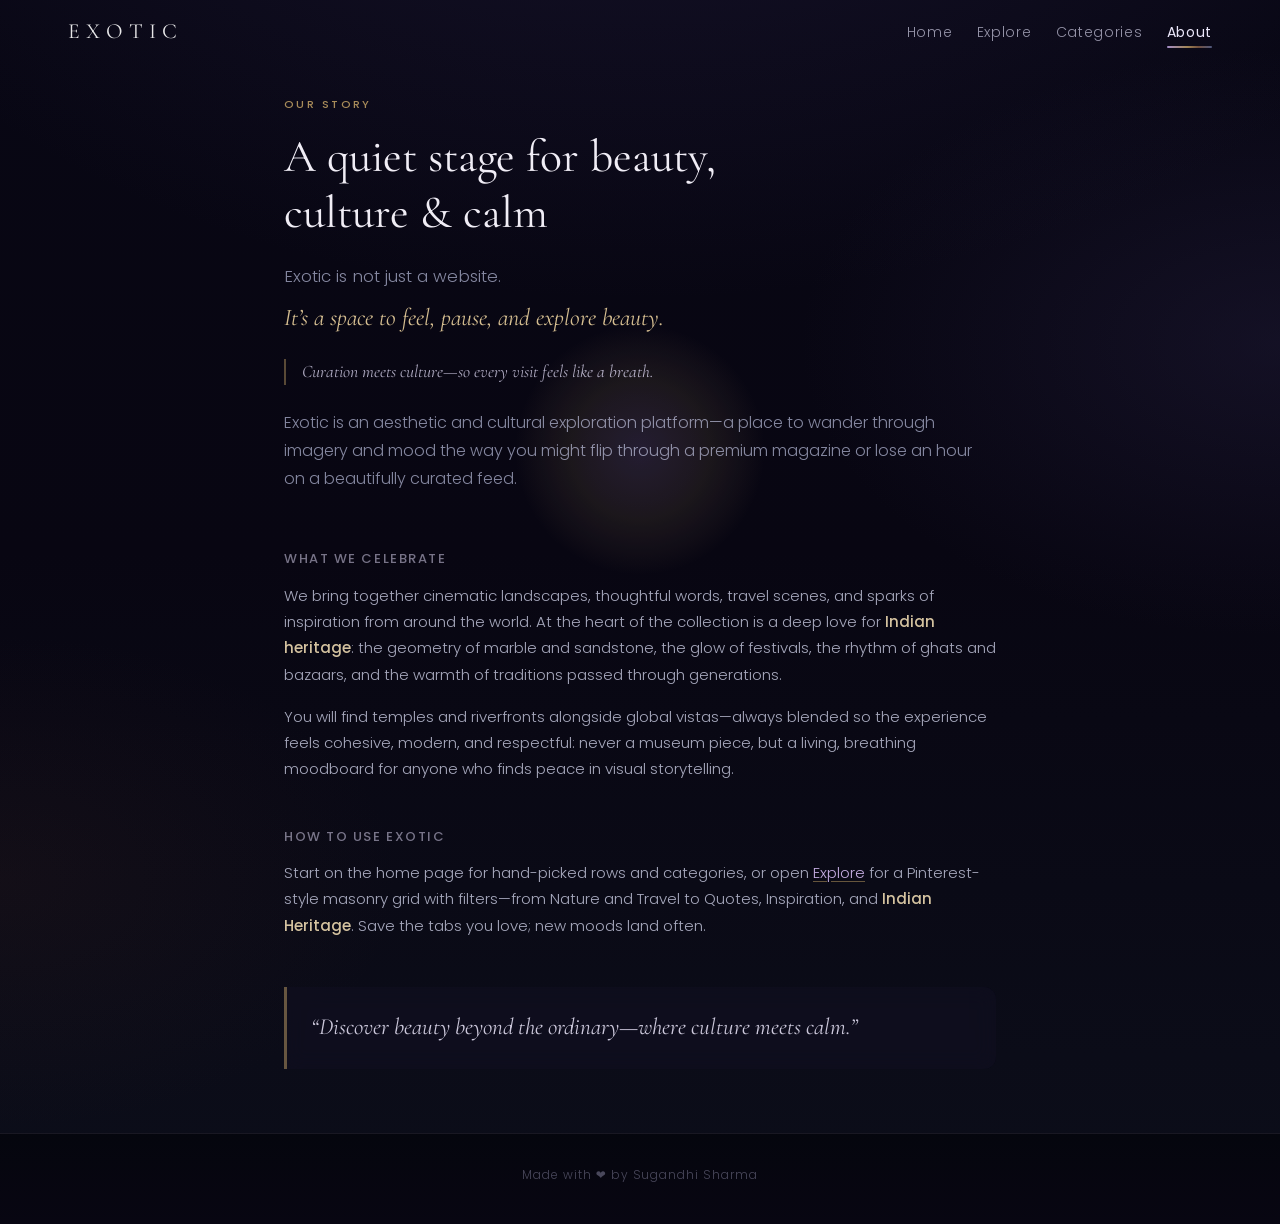
<file: about.html>
<!DOCTYPE html>
<html lang="en">
<head>
  <meta charset="UTF-8">
  <meta name="viewport" content="width=device-width, initial-scale=1.0">
  <title>About — Exotic</title>
  <link rel="preconnect" href="https://fonts.googleapis.com">
  <link rel="preconnect" href="https://fonts.gstatic.com" crossorigin>
  <link href="https://fonts.googleapis.com/css2?family=Cormorant+Garamond:ital,wght@0,300;0,400;1,300&family=Poppins:wght@200;300;400;500;600&display=swap" rel="stylesheet">
  <link rel="stylesheet" href="style.css">
</head>
<body class="page-about">
  <div class="cursor-glow" id="cursorGlow" aria-hidden="true"></div>
  <header class="site-header">
    <nav class="navbar" id="navbar">
      <a href="index.html" class="logo">Exotic</a>
      <ul class="nav-links">
        <li><a href="index.html">Home</a></li>
        <li><a href="explore.html">Explore</a></li>
        <li><a href="index.html#categories">Categories</a></li>
        <li><a href="about.html" aria-current="page">About</a></li>
      </ul>
    </nav>
  </header>

  <main class="about-main">
    <div class="about-hero reveal">
      <p class="about-eyebrow">Our story</p>
      <h1 class="about-title">A quiet stage for beauty,<br>culture &amp; calm</h1>
      <p class="about-lead about-lead--statement">
        Exotic is not just a website.<br>
        <span class="about-lead-accent">It&#8217;s a space to feel, pause, and explore beauty.</span>
      </p>
      <blockquote class="about-inline-quote">
        <p>Curation meets culture—so every visit feels like a breath.</p>
      </blockquote>
      <p class="about-lead">
        Exotic is an aesthetic and cultural exploration platform—a place to wander through
        imagery and mood the way you might flip through a premium magazine or lose an hour
        on a beautifully curated feed.
      </p>
    </div>

    <section class="about-block reveal">
      <h2 class="about-h2">What we celebrate</h2>
      <p class="about-p">
        We bring together cinematic landscapes, thoughtful words, travel scenes, and sparks of
        inspiration from around the world. At the heart of the collection is a deep love for
        <strong>Indian heritage</strong>: the geometry of marble and sandstone, the glow of
        festivals, the rhythm of ghats and bazaars, and the warmth of traditions passed through
        generations.
      </p>
      <p class="about-p">
        You will find temples and riverfronts alongside global vistas—always blended so the
        experience feels cohesive, modern, and respectful: never a museum piece, but a living,
        breathing moodboard for anyone who finds peace in visual storytelling.
      </p>
    </section>

    <section class="about-block reveal">
      <h2 class="about-h2">How to use Exotic</h2>
      <p class="about-p">
        Start on the home page for hand-picked rows and categories, or open <a href="explore.html">Explore</a>
        for a Pinterest-style masonry grid with filters—from Nature and Travel to Quotes,
        Inspiration, and <strong>Indian Heritage</strong>. Save the tabs you love; new moods
        land often.
      </p>
    </section>

    <section class="about-quote reveal" aria-label="Tagline">
      <blockquote class="about-blockquote">
        <p>“Discover beauty beyond the ordinary—where culture meets calm.”</p>
      </blockquote>
    </section>
  </main>

  <footer class="site-footer">
    <p class="footer-text">Made with ❤️ by Sugandhi Sharma</p>
  </footer>

  <script src="script.js"></script>
</body>
</html>
</file>
<file: style.css>
/* --- Reset & base --- */
*,
*::before,
*::after {
  box-sizing: border-box;
  margin: 0;
  padding: 0;
}

:root {
  --bg-deep: #080612;
  --bg-muted: #0c0e1a;
  --bg-card: rgba(18, 16, 38, 0.55);
  --glass: rgba(22, 18, 42, 0.45);
  --text-primary: rgba(238, 234, 248, 0.96);
  --text-muted: rgba(168, 172, 200, 0.78);
  --accent-purple: #c4b4e8;
  --accent-gold: #d4b06c;
  --accent-saffron: rgba(214, 132, 68, 0.45);
  --line-subtle: rgba(255, 255, 255, 0.07);
  --line-warm: rgba(212, 176, 108, 0.15);
  --glow-card: 0 16px 48px rgba(0, 0, 0, 0.52), 0 0 0 1px rgba(255, 255, 255, 0.06),
    0 0 36px rgba(120, 85, 160, 0.14), 0 0 48px rgba(200, 140, 70, 0.06);
  --glow-card-hover: 0 24px 64px rgba(0, 0, 0, 0.58), 0 0 0 1px rgba(220, 190, 120, 0.12),
    0 0 52px rgba(130, 100, 200, 0.28), 0 0 72px rgba(220, 160, 80, 0.12);
}

html {
  scroll-behavior: smooth;
}

body {
  font-family: "Poppins", system-ui, sans-serif;
  cursor: default;
  background: radial-gradient(
      ellipse 130% 90% at 50% -25%,
      rgba(52, 42, 88, 0.35) 0%,
      transparent 55%
    ),
    radial-gradient(ellipse 75% 48% at 100% 28%, rgba(45, 38, 75, 0.32) 0%, transparent 50%),
    radial-gradient(ellipse 65% 42% at 0% 72%, rgba(75, 42, 32, 0.14) 0%, transparent 48%),
    linear-gradient(180deg, #080714 0%, var(--bg-deep) 45%, var(--bg-muted) 100%);
  color: var(--text-primary);
  min-height: 100vh;
  overflow-x: hidden;
}

a {
  color: inherit;
  text-decoration: none;
}

ul {
  list-style: none;
}

main {
  display: block;
}

/* --- Navbar --- */
.site-header {
  position: fixed;
  top: 0;
  left: 0;
  right: 0;
  z-index: 100;
}

.navbar {
  display: flex;
  align-items: center;
  justify-content: space-between;
  max-width: 1200px;
  margin: 0 auto;
  padding: 1.15rem 1.75rem;
  background: transparent;
  transition: background 0.5s ease, box-shadow 0.5s ease, backdrop-filter 0.5s ease;
}

.navbar.scrolled {
  background: linear-gradient(
    180deg,
    rgba(8, 10, 24, 0.92) 0%,
    rgba(6, 8, 20, 0.88) 100%
  );
  backdrop-filter: blur(16px);
  -webkit-backdrop-filter: blur(16px);
  box-shadow: 0 4px 32px rgba(0, 0, 0, 0.45);
  border-bottom: 1px solid rgba(255, 255, 255, 0.04);
}

.logo {
  font-family: "Cormorant Garamond", Georgia, serif;
  font-weight: 400;
  font-size: 1.35rem;
  letter-spacing: 0.28em;
  text-transform: uppercase;
  color: rgba(255, 255, 255, 0.9);
  transition: color 0.4s ease, text-shadow 0.4s ease;
}

.logo:hover {
  color: rgba(245, 240, 255, 0.98);
  text-shadow: 0 0 24px rgba(160, 140, 210, 0.25);
}

.nav-links {
  display: flex;
  flex-wrap: wrap;
  gap: 0.5rem 1.5rem;
  align-items: center;
}

.nav-links a {
  font-weight: 300;
  font-size: 0.875rem;
  letter-spacing: 0.05em;
  color: rgba(200, 198, 220, 0.72);
  padding: 0.4rem 0;
  position: relative;
  transition: color 0.45s cubic-bezier(0.22, 1, 0.36, 1);
}

.nav-links a::after {
  content: "";
  position: absolute;
  left: 0;
  bottom: 0;
  width: 0;
  height: 2px;
  border-radius: 2px;
  background: linear-gradient(
    90deg,
    rgba(180, 155, 220, 0.9) 0%,
    rgba(212, 176, 108, 0.75) 45%,
    rgba(200, 140, 95, 0.55) 70%,
    rgba(150, 170, 230, 0.5) 100%
  );
  transition: width 0.45s cubic-bezier(0.22, 1, 0.36, 1);
}

.nav-links a:hover {
  color: rgba(255, 250, 245, 0.98);
  text-shadow: 0 0 28px rgba(212, 176, 108, 0.35), 0 0 48px rgba(180, 150, 220, 0.2);
}

.nav-links a:hover::after {
  width: 100%;
}

.nav-links a[aria-current="page"] {
  color: rgba(240, 236, 255, 0.98);
  font-weight: 400;
}

.nav-links a[aria-current="page"]::after {
  width: 100%;
  height: 2px;
  opacity: 1;
}

.nav-links a:focus-visible {
  outline: none;
  color: rgba(255, 255, 255, 0.95);
}

.nav-links a:focus-visible::after {
  width: 100%;
}

/* --- Hero --- */
.hero {
  position: relative;
  min-height: 100vh;
  min-height: 100dvh;
  display: flex;
  flex-direction: column;
  align-items: stretch;
  justify-content: flex-start;
}

.hero-video-wrap {
  position: absolute;
  inset: 0;
  overflow: hidden;
  z-index: 0;
}

.hero-gradient-fallback {
  position: absolute;
  inset: 0;
  z-index: 0;
  pointer-events: none;
  background: linear-gradient(
    145deg,
    #1a1228 0%,
    #0e1628 38%,
    #241018 100%
  );
  animation: heroFallbackShift 16s ease-in-out infinite alternate;
}

@keyframes heroFallbackShift {
  0% {
    filter: hue-rotate(0deg);
    opacity: 0.92;
  }
  100% {
    filter: hue-rotate(8deg);
    opacity: 1;
  }
}

.hero-video {
  position: absolute;
  top: 50%;
  left: 50%;
  min-width: 100%;
  min-height: 100%;
  width: auto;
  height: auto;
  transform: translate(-50%, -50%);
  object-fit: cover;
  z-index: 1;
  filter: brightness(0.4) saturate(0.88) sepia(0.08);
}

.hero-mesh {
  position: absolute;
  inset: 0;
  z-index: 2;
  pointer-events: none;
  opacity: 0.72;
  background: linear-gradient(
      115deg,
      rgba(200, 100, 55, 0.14) 0%,
      transparent 32%,
      rgba(110, 75, 160, 0.12) 48%,
      rgba(212, 165, 85, 0.1) 72%,
      transparent 100%
    ),
    radial-gradient(ellipse 100% 80% at 50% 100%, rgba(40, 20, 45, 0.35) 0%, transparent 55%);
  background-size: 220% 220%;
  animation: heroMeshDrift 22s ease-in-out infinite;
}

@keyframes heroMeshDrift {
  0%,
  100% {
    background-position: 0% 45%;
  }
  50% {
    background-position: 100% 55%;
  }
}

.hero-overlay {
  position: absolute;
  inset: 0;
  z-index: 3;
  background: linear-gradient(
      165deg,
      rgba(6, 5, 18, 0.91) 0%,
      rgba(14, 12, 32, 0.74) 32%,
      rgba(18, 10, 28, 0.55) 52%,
      rgba(8, 12, 30, 0.84) 100%
    ),
    radial-gradient(ellipse 85% 55% at 75% 18%, rgba(90, 60, 130, 0.16) 0%, transparent 52%),
    radial-gradient(ellipse 60% 45% at 15% 85%, rgba(120, 60, 40, 0.12) 0%, transparent 50%);
}

.hero-content {
  position: relative;
  z-index: 4;
  flex: 1;
  display: flex;
  flex-direction: column;
  align-items: center;
  justify-content: center;
  text-align: center;
  padding: 5.5rem 1.75rem 2.5rem;
  max-width: 720px;
  width: 100%;
  margin: 0 auto;
}

.hero-title {
  font-family: "Cormorant Garamond", Georgia, serif;
  font-size: clamp(2.75rem, 8vw, 4rem);
  font-weight: 300;
  font-style: normal;
  line-height: 1.12;
  letter-spacing: 0.22em;
  text-transform: uppercase;
  color: rgba(245, 242, 252, 0.94);
  margin-bottom: 1.35rem;
  text-shadow: 0 2px 28px rgba(0, 0, 0, 0.35);
}

.hero-subtitle {
  font-size: clamp(0.8125rem, 1.8vw, 0.95rem);
  font-weight: 300;
  line-height: 1.88;
  letter-spacing: 0.12em;
  text-transform: none;
  color: rgba(195, 192, 218, 0.76);
  max-width: 36ch;
}

.hero-tagline {
  font-family: "Cormorant Garamond", Georgia, serif;
  font-size: clamp(1rem, 2.4vw, 1.2rem);
  font-weight: 400;
  font-style: italic;
  letter-spacing: 0.06em;
  color: rgba(220, 200, 160, 0.72);
  margin-top: 1.5rem;
  line-height: 1.5;
}

.hero-tagline--secondary {
  margin-top: 0.35rem;
  font-size: clamp(0.95rem, 2vw, 1.1rem);
  color: rgba(190, 185, 215, 0.65);
}

.hero-cta {
  display: inline-flex;
  align-items: center;
  justify-content: center;
  margin-top: 2rem;
  padding: 0.9rem 2.15rem;
  font-family: "Poppins", sans-serif;
  font-size: 0.75rem;
  font-weight: 500;
  letter-spacing: 0.16em;
  text-transform: uppercase;
  color: rgba(255, 250, 242, 0.95);
  background: linear-gradient(
    135deg,
    rgba(200, 130, 70, 0.28) 0%,
    rgba(120, 90, 180, 0.22) 100%
  );
  border: 1px solid rgba(212, 176, 108, 0.42);
  border-radius: 999px;
  backdrop-filter: blur(14px);
  -webkit-backdrop-filter: blur(14px);
  box-shadow: 0 8px 32px rgba(0, 0, 0, 0.35), 0 0 24px rgba(200, 150, 80, 0.12);
  transition: transform 0.45s cubic-bezier(0.22, 1, 0.36, 1), box-shadow 0.45s ease,
    border-color 0.45s ease, background 0.45s ease;
}

.hero-cta:hover {
  transform: translateY(-2px) scale(1.02);
  border-color: rgba(235, 200, 130, 0.55);
  box-shadow: 0 14px 42px rgba(0, 0, 0, 0.42), 0 0 40px rgba(210, 160, 90, 0.18);
}

.hero-cta:focus-visible {
  outline: 2px solid rgba(200, 170, 120, 0.55);
  outline-offset: 3px;
}

.hero-line-in {
  opacity: 0;
  transform: translateY(26px);
}

.hero--ready .hero-line-in {
  animation: heroLineIn 1s cubic-bezier(0.22, 1, 0.36, 1) forwards;
  animation-delay: calc(0.12s + var(--hero-d) * 0.1s);
}

@keyframes heroLineIn {
  to {
    opacity: 1;
    transform: translateY(0);
  }
}

.hero-scroll-hint {
  display: flex;
  flex-direction: column;
  align-items: center;
  gap: 0.35rem;
  margin-top: 2.75rem;
  color: rgba(210, 195, 230, 0.55);
  font-size: 0.65rem;
  letter-spacing: 0.22em;
  text-transform: uppercase;
  transition: color 0.4s ease;
}

.hero-scroll-hint:hover {
  color: rgba(235, 210, 170, 0.85);
}

.hero-scroll-hint:hover .hero-scroll-hint__arrow {
  transform: rotate(45deg) translateY(4px);
}

.hero-scroll-hint__arrow {
  width: 22px;
  height: 22px;
  border-right: 2px solid rgba(212, 176, 108, 0.55);
  border-bottom: 2px solid rgba(212, 176, 108, 0.55);
  transform: rotate(45deg);
  margin-top: 0.15rem;
  animation: scrollHintFloat 2.4s ease-in-out infinite;
  transition: border-color 0.35s ease;
}

@keyframes scrollHintFloat {
  0%,
  100% {
    transform: rotate(45deg) translateY(0);
    opacity: 0.75;
  }
  50% {
    transform: rotate(45deg) translateY(7px);
    opacity: 1;
  }
}

/* --- Cursor glow (fine pointer only) --- */
.cursor-glow {
  position: fixed;
  left: 0;
  top: 0;
  width: 260px;
  height: 260px;
  margin: -130px 0 0 -130px;
  border-radius: 50%;
  pointer-events: none;
  z-index: 80;
  background: radial-gradient(
    circle,
    rgba(200, 160, 230, 0.16) 0%,
    rgba(220, 175, 110, 0.1) 38%,
    transparent 68%
  );
  mix-blend-mode: screen;
  opacity: 0.9;
  will-change: left, top;
}

@media (pointer: coarse) {
  .cursor-glow {
    display: none !important;
  }
}

/* --- Name (hero bottom) --- */
.name-footer {
  position: relative;
  z-index: 4;
  width: 100%;
  padding: 1rem 1rem 2.25rem;
  text-align: center;
  margin-top: auto;
}

.creator-name {
  font-family: "Cormorant Garamond", Georgia, serif;
  font-size: clamp(0.95rem, 2.2vw, 1.125rem);
  font-weight: 300;
  font-style: italic;
  letter-spacing: 0.42em;
  text-transform: none;
  color: transparent;
  background: linear-gradient(
    105deg,
    rgba(195, 175, 210, 0.5) 0%,
    rgba(230, 205, 150, 0.65) 40%,
    rgba(210, 195, 230, 0.7) 100%
  );
  -webkit-background-clip: text;
  background-clip: text;
  filter: drop-shadow(0 0 12px rgba(140, 130, 170, 0.22));
  animation: nameSoft 8s ease-in-out infinite;
}

@keyframes nameSoft {
  0%,
  100% {
    opacity: 0.82;
    filter: drop-shadow(0 0 10px rgba(130, 120, 160, 0.18));
  }
  50% {
    opacity: 0.95;
    filter: drop-shadow(0 0 16px rgba(150, 140, 180, 0.28));
  }
}

/* --- Home sections --- */
.home-section {
  position: relative;
  z-index: 3;
}

#categories,
#mood-journey,
#roots-india,
#daily-highlight,
#section-trending,
#section-spiritual,
#section-featured {
  scroll-margin-top: 5.5rem;
}

.section-inner {
  max-width: 1200px;
  margin: 0 auto;
  padding: 0 1.25rem 0 1.75rem;
}

.section-head {
  margin-bottom: 1.75rem;
  max-width: 40rem;
}

.section-title {
  font-family: "Poppins", sans-serif;
  font-size: 0.8125rem;
  font-weight: 500;
  letter-spacing: 0.14em;
  text-transform: uppercase;
  color: rgba(190, 185, 215, 0.58);
  margin-bottom: 0.45rem;
}

.section-lead {
  font-size: 0.9375rem;
  font-weight: 300;
  line-height: 1.7;
  letter-spacing: 0.02em;
  color: var(--text-muted);
}

/* --- Trending (Netflix-style row) --- */
.trending {
  background: linear-gradient(180deg, rgba(7, 8, 18, 0.98) 0%, rgba(8, 10, 22, 0.95) 100%);
  padding: 5.25rem 0 4.5rem;
  border-top: 1px solid var(--line-subtle);
}

.home-trending-in {
  padding: 4rem 0 3.75rem;
  background: linear-gradient(
      180deg,
      rgba(14, 10, 26, 0.55) 0%,
      rgba(10, 8, 22, 0.92) 100%
    ),
    radial-gradient(ellipse 80% 50% at 80% 30%, rgba(120, 70, 40, 0.08) 0%, transparent 55%);
  border-top: 1px solid var(--line-subtle);
}

.home-spiritual {
  padding: 4rem 0 3.75rem;
  background: linear-gradient(180deg, rgba(8, 10, 24, 0.92) 0%, rgba(12, 14, 30, 0.88) 100%);
  border-top: 1px solid var(--line-warm);
}

/* --- Mood journey --- */
.home-mood-journey {
  padding: 4.5rem 0 4rem;
  background: linear-gradient(180deg, rgba(10, 11, 24, 0.97) 0%, rgba(8, 9, 20, 0.96) 100%);
  border-top: 1px solid var(--line-subtle);
}

.mood-buttons {
  display: flex;
  flex-wrap: wrap;
  gap: 0.75rem;
  justify-content: center;
}

.mood-btn {
  font-family: "Poppins", sans-serif;
  font-size: 0.8125rem;
  font-weight: 400;
  letter-spacing: 0.06em;
  color: rgba(235, 230, 250, 0.9);
  padding: 0.75rem 1.35rem;
  border-radius: 999px;
  border: 1px solid rgba(255, 255, 255, 0.1);
  background: linear-gradient(145deg, rgba(32, 28, 52, 0.78) 0%, rgba(20, 18, 40, 0.62) 100%);
  backdrop-filter: blur(14px);
  -webkit-backdrop-filter: blur(14px);
  cursor: pointer;
  transition: transform 0.4s cubic-bezier(0.22, 1, 0.36, 1), box-shadow 0.4s ease,
    border-color 0.4s ease, color 0.4s ease;
}

.mood-btn:hover {
  transform: scale(1.06) translateY(-2px);
  border-color: rgba(212, 176, 108, 0.45);
  box-shadow: 0 12px 40px rgba(0, 0, 0, 0.4), 0 0 36px rgba(200, 150, 90, 0.2);
  color: #fff;
}

.mood-btn:focus-visible {
  outline: 2px solid rgba(200, 170, 120, 0.55);
  outline-offset: 3px;
}

.mood-emoji {
  margin-left: 0.25rem;
}

/* --- Roots of India --- */
.home-roots-india {
  padding: 4.75rem 0 4.25rem;
  background: linear-gradient(
      180deg,
      rgba(18, 12, 28, 0.55) 0%,
      rgba(28, 18, 22, 0.18) 35%,
      rgba(10, 10, 22, 0.95) 100%
    ),
    radial-gradient(ellipse 90% 60% at 50% 0%, rgba(120, 70, 40, 0.12) 0%, transparent 55%);
  border-top: 1px solid rgba(212, 176, 108, 0.12);
}

.roots-head {
  text-align: center;
  max-width: 38rem;
  margin: 0 auto 2.25rem;
}

.roots-head .section-title {
  color: rgba(230, 210, 175, 0.88);
}

.roots-tagline {
  font-family: "Cormorant Garamond", Georgia, serif;
  font-size: clamp(1.25rem, 3vw, 1.65rem);
  font-style: italic;
  font-weight: 400;
  color: rgba(238, 215, 165, 0.92);
  margin: 0.5rem 0 0.75rem;
  letter-spacing: 0.04em;
}

.roots-grid {
  display: grid;
  grid-template-columns: repeat(3, 1fr);
  gap: 1rem;
}

.roots-card {
  position: relative;
  display: block;
  border-radius: 14px;
  overflow: hidden;
  aspect-ratio: 1;
  box-shadow: var(--glow-card);
  border: 1px solid rgba(212, 176, 108, 0.15);
  transition: transform 0.45s ease, box-shadow 0.45s ease;
}

.roots-card:hover {
  transform: scale(1.03) translateY(-4px);
  box-shadow: var(--glow-card-hover);
}

.roots-card img {
  width: 100%;
  height: 100%;
  object-fit: cover;
  transform: scale(1);
  transition: transform 0.55s ease;
}

.roots-card:hover img {
  transform: scale(1.06);
}

.roots-card__cap {
  position: absolute;
  left: 0;
  right: 0;
  bottom: 0;
  padding: 0.85rem 1rem;
  font-size: 0.75rem;
  font-weight: 500;
  letter-spacing: 0.08em;
  text-transform: uppercase;
  color: rgba(255, 252, 248, 0.95);
  background: linear-gradient(to top, rgba(12, 8, 20, 0.88), transparent);
}

/* --- Daily highlight --- */
.home-daily-highlight {
  padding: 4.5rem 0 4rem;
  border-top: 1px solid var(--line-subtle);
  background: linear-gradient(180deg, rgba(8, 9, 20, 0.98) 0%, rgba(12, 14, 28, 0.92) 100%);
}

.highlight-card {
  display: block;
  border-radius: 18px;
  overflow: hidden;
  box-shadow: var(--glow-card-hover);
  border: 1px solid rgba(212, 176, 108, 0.18);
  transition: transform 0.45s ease, box-shadow 0.45s ease;
}

.highlight-card:hover {
  transform: scale(1.01);
  box-shadow: 0 28px 72px rgba(0, 0, 0, 0.55), 0 0 60px rgba(200, 150, 80, 0.15);
}

.highlight-card__media {
  position: relative;
  aspect-ratio: 21 / 9;
  min-height: 220px;
}

.highlight-card__media img {
  width: 100%;
  height: 100%;
  object-fit: cover;
  transition: transform 0.75s ease;
}

.highlight-card:hover .highlight-card__media img {
  transform: scale(1.04);
}

.highlight-card__veil {
  position: absolute;
  inset: 0;
  background: linear-gradient(
    105deg,
    rgba(8, 6, 18, 0.75) 0%,
    rgba(20, 15, 35, 0.35) 45%,
    rgba(50, 35, 28, 0.25) 100%
  );
  pointer-events: none;
}

.highlight-card__overlay {
  position: absolute;
  inset: 0;
  display: flex;
  flex-direction: column;
  justify-content: flex-end;
  padding: 2rem 2rem 2.25rem;
}

.highlight-card__eyebrow {
  font-size: 0.65rem;
  font-weight: 500;
  letter-spacing: 0.18em;
  text-transform: uppercase;
  color: rgba(230, 200, 150, 0.85);
  margin-bottom: 0.45rem;
}

.highlight-card__title {
  font-family: "Cormorant Garamond", Georgia, serif;
  font-size: clamp(1.65rem, 4vw, 2.5rem);
  font-weight: 400;
  color: rgba(255, 252, 250, 0.98);
  line-height: 1.15;
  margin-bottom: 0.5rem;
  max-width: 18ch;
}

.highlight-card__desc {
  font-size: 0.9375rem;
  font-weight: 300;
  line-height: 1.55;
  color: rgba(220, 215, 235, 0.82);
  max-width: 36ch;
}

.netflix-row-head {
  display: flex;
  flex-wrap: wrap;
  align-items: flex-end;
  justify-content: space-between;
  gap: 1rem 1.5rem;
  margin-bottom: 1.25rem;
}

.section-head--row {
  margin-bottom: 0;
  flex: 1;
  min-width: 12rem;
}

.netflix-row-controls {
  display: flex;
  gap: 0.5rem;
  flex-shrink: 0;
}

.row-scroll-btn {
  width: 42px;
  height: 42px;
  display: inline-flex;
  align-items: center;
  justify-content: center;
  border-radius: 50%;
  border: 1px solid rgba(255, 255, 255, 0.12);
  background: linear-gradient(
    145deg,
    rgba(28, 24, 48, 0.75) 0%,
    rgba(20, 18, 40, 0.55) 100%
  );
  backdrop-filter: blur(12px);
  -webkit-backdrop-filter: blur(12px);
  color: rgba(238, 234, 250, 0.9);
  font-size: 1.35rem;
  line-height: 1;
  cursor: pointer;
  transition: color 0.35s ease, border-color 0.35s ease, transform 0.35s ease,
    box-shadow 0.35s ease, background 0.35s ease;
}

.row-scroll-btn:hover {
  color: #fff;
  border-color: rgba(212, 176, 108, 0.45);
  background: rgba(40, 34, 62, 0.85);
  box-shadow: 0 0 24px rgba(180, 130, 80, 0.15);
  transform: scale(1.05);
}

.row-scroll-btn:focus-visible {
  outline: 2px solid rgba(200, 170, 120, 0.5);
  outline-offset: 2px;
}

.netflix-row-track {
  position: relative;
}

.netflix-row-track .card-row {
  width: 100%;
}

.home-categories {
  padding: 5.5rem 0 5rem;
  background: linear-gradient(180deg, rgba(6, 8, 18, 0.5) 0%, rgba(10, 12, 26, 0.85) 100%);
  border-top: 1px solid var(--line-subtle);
}

.home-featured {
  padding: 5.5rem 0 6rem;
  background: linear-gradient(180deg, rgba(8, 10, 24, 0.92) 0%, rgba(5, 6, 14, 0.98) 100%);
  border-top: 1px solid var(--line-subtle);
}

/* Scroll reveal */
.reveal {
  opacity: 0;
  transform: translateY(32px);
  transition: opacity 0.9s cubic-bezier(0.22, 1, 0.36, 1),
    transform 0.9s cubic-bezier(0.22, 1, 0.36, 1);
}

.reveal.reveal--visible {
  opacity: 1;
  transform: translateY(0);
}

.card-row {
  display: flex;
  gap: 0.875rem;
  overflow-x: auto;
  overflow-y: hidden;
  padding: 0.25rem 0 1rem;
  scroll-snap-type: x mandatory;
  scroll-padding-left: 0;
  scroll-behavior: smooth;
  -webkit-overflow-scrolling: touch;
  scrollbar-width: thin;
  scrollbar-color: rgba(100, 95, 120, 0.35) transparent;
}

.card-row::-webkit-scrollbar {
  height: 6px;
}

.card-row::-webkit-scrollbar-track {
  background: rgba(255, 255, 255, 0.03);
  border-radius: 4px;
}

.card-row::-webkit-scrollbar-thumb {
  background: rgba(100, 95, 120, 0.4);
  border-radius: 4px;
}

.card {
  flex: 0 0 auto;
  width: min(200px, 72vw);
  scroll-snap-align: start;
}

.card-link {
  display: block;
  border-radius: 12px;
  overflow: hidden;
  background: linear-gradient(
    165deg,
    rgba(26, 22, 48, 0.72) 0%,
    rgba(16, 18, 40, 0.58) 100%
  );
  backdrop-filter: blur(16px);
  -webkit-backdrop-filter: blur(16px);
  border: 1px solid rgba(255, 255, 255, 0.07);
  box-shadow: var(--glow-card);
  transition: box-shadow 0.45s cubic-bezier(0.22, 1, 0.36, 1),
    transform 0.45s cubic-bezier(0.22, 1, 0.36, 1), border-color 0.45s ease;
}

.card-link:hover {
  box-shadow: var(--glow-card-hover);
  transform: translateY(-6px) scale(1.045);
  border-color: rgba(212, 176, 108, 0.22);
}

.card-link:focus-visible {
  outline: 1px solid rgba(160, 150, 190, 0.45);
  outline-offset: 3px;
}

.card-image-wrap {
  position: relative;
  aspect-ratio: 16 / 9;
  overflow: hidden;
  border-radius: 12px 12px 0 0;
}

.card-image-wrap img {
  width: 100%;
  height: 100%;
  object-fit: cover;
  display: block;
  transform: scale(1);
  transition: transform 0.5s cubic-bezier(0.25, 0.46, 0.45, 0.94);
}

.card-image-wrap[data-quote]::before {
  content: "";
  position: absolute;
  inset: 0;
  background: linear-gradient(
    to top,
    rgba(8, 6, 18, 0.88) 0%,
    rgba(30, 22, 40, 0.35) 55%,
    transparent 100%
  );
  opacity: 0;
  transition: opacity 0.45s ease;
  z-index: 1;
  pointer-events: none;
}

.card-image-wrap[data-quote]::after {
  content: '"' attr(data-quote) '"';
  position: absolute;
  left: 0.85rem;
  right: 0.85rem;
  bottom: 0.75rem;
  z-index: 2;
  font-family: "Cormorant Garamond", Georgia, serif;
  font-size: 0.9rem;
  font-style: italic;
  line-height: 1.35;
  color: rgba(250, 240, 230, 0.95);
  opacity: 0;
  transform: translateY(8px);
  transition: opacity 0.45s ease, transform 0.45s ease;
  pointer-events: none;
}

.card-link:hover .card-image-wrap[data-quote]::before,
.card-link:hover .card-image-wrap[data-quote]::after {
  opacity: 1;
}

.card-link:hover .card-image-wrap[data-quote]::after {
  transform: translateY(0);
}

.card-link:hover .card-image-wrap img {
  transform: scale(1.06);
}

.card-title {
  font-family: "Poppins", sans-serif;
  font-size: 0.8125rem;
  font-weight: 400;
  letter-spacing: 0.04em;
  color: rgba(215, 210, 235, 0.88);
  padding: 0.75rem 0.85rem 0.95rem;
  line-height: 1.45;
}

/* --- Category grid --- */
.category-grid {
  display: grid;
  grid-template-columns: repeat(4, 1fr);
  gap: 1rem;
}

.category-grid--five {
  grid-template-columns: repeat(4, 1fr);
}

.category-card--heritage {
  border: 1px solid rgba(212, 176, 108, 0.22);
  box-shadow: 0 12px 40px rgba(0, 0, 0, 0.45), 0 0 32px rgba(200, 140, 70, 0.1);
}

.category-card {
  position: relative;
  display: block;
  border-radius: 14px;
  overflow: hidden;
  aspect-ratio: 4 / 3;
  box-shadow: var(--glow-card);
  backdrop-filter: blur(8px);
  -webkit-backdrop-filter: blur(8px);
  border: 1px solid rgba(255, 255, 255, 0.06);
  transition: box-shadow 0.45s ease, transform 0.45s ease, border-color 0.45s ease;
}

.category-card:hover {
  box-shadow: var(--glow-card-hover);
  transform: translateY(-4px) scale(1.02);
  border-color: rgba(212, 176, 108, 0.25);
}

.category-card img {
  width: 100%;
  height: 100%;
  object-fit: cover;
  transform: scale(1);
  transition: transform 0.55s cubic-bezier(0.22, 1, 0.36, 1);
}

.category-card:hover img {
  transform: scale(1.07);
}

.category-card-overlay {
  position: absolute;
  inset: 0;
  background: linear-gradient(
    to top,
    rgba(6, 8, 20, 0.82) 0%,
    rgba(12, 14, 35, 0.25) 50%,
    rgba(20, 18, 40, 0.2) 100%
  );
  transition: opacity 0.45s ease;
}

.category-card-label {
  position: absolute;
  left: 1rem;
  bottom: 1rem;
  font-family: "Poppins", sans-serif;
  font-size: 0.8125rem;
  font-weight: 500;
  letter-spacing: 0.12em;
  text-transform: uppercase;
  color: rgba(248, 245, 255, 0.95);
  text-shadow: 0 2px 16px rgba(0, 0, 0, 0.45);
}

.category-card:focus-visible {
  outline: 2px solid rgba(160, 150, 190, 0.45);
  outline-offset: 3px;
}

/* --- Featured picks --- */
.featured-grid {
  display: grid;
  grid-template-columns: repeat(2, 1fr);
  gap: 1.25rem;
}

.featured-grid--three {
  grid-template-columns: repeat(2, 1fr);
}

.featured-card-link {
  display: block;
  border-radius: 16px;
  overflow: hidden;
  box-shadow: var(--glow-card);
  border: 1px solid rgba(255, 255, 255, 0.06);
  backdrop-filter: blur(12px);
  -webkit-backdrop-filter: blur(12px);
  transition: box-shadow 0.45s ease, transform 0.45s ease, border-color 0.45s ease;
}

.featured-card-link:hover {
  box-shadow: var(--glow-card-hover);
  transform: translateY(-5px) scale(1.015);
  border-color: rgba(212, 176, 108, 0.2);
}

.featured-card-image-wrap {
  position: relative;
  aspect-ratio: 16 / 9;
  overflow: hidden;
}

.featured-card-image-wrap img {
  width: 100%;
  height: 100%;
  object-fit: cover;
  transform: scale(1);
  transition: transform 0.65s cubic-bezier(0.22, 1, 0.36, 1);
}

.featured-card-link:hover .featured-card-image-wrap img {
  transform: scale(1.05);
}

.featured-card-caption {
  position: absolute;
  inset: 0;
  display: flex;
  flex-direction: column;
  justify-content: flex-end;
  padding: 1.5rem 1.75rem 1.75rem;
  background: linear-gradient(
    to top,
    rgba(4, 6, 16, 0.92) 0%,
    rgba(10, 12, 28, 0.35) 55%,
    transparent 100%
  );
}

.featured-card-eyebrow {
  font-size: 0.65rem;
  font-weight: 500;
  letter-spacing: 0.16em;
  text-transform: uppercase;
  color: rgba(200, 185, 230, 0.75);
  margin-bottom: 0.4rem;
}

.featured-card-title {
  font-family: "Cormorant Garamond", Georgia, serif;
  font-size: clamp(1.5rem, 3vw, 2rem);
  font-weight: 400;
  color: rgba(252, 250, 255, 0.98);
  line-height: 1.2;
  margin-bottom: 0.35rem;
}

.featured-card-desc {
  font-size: 0.875rem;
  font-weight: 300;
  line-height: 1.5;
  color: rgba(200, 198, 220, 0.82);
  max-width: 28ch;
}

.featured-card-link:focus-visible {
  outline: 2px solid rgba(160, 150, 190, 0.45);
  outline-offset: 3px;
}

/* --- Site footer --- */
.site-footer {
  padding: 2rem 1rem 2.5rem;
  text-align: center;
  background: linear-gradient(180deg, rgba(5, 6, 14, 0.98) 0%, var(--bg-deep) 100%);
  border-top: 1px solid var(--line-subtle);
}

.footer-text {
  font-size: 0.75rem;
  font-weight: 300;
  letter-spacing: 0.08em;
  color: rgba(130, 128, 155, 0.55);
  transition: color 0.4s ease, text-shadow 0.4s ease;
}

.site-footer:hover .footer-text {
  color: rgba(200, 190, 225, 0.75);
  text-shadow: 0 0 24px rgba(212, 176, 108, 0.25), 0 0 48px rgba(150, 130, 200, 0.15);
}

/* --- About page --- */
.about-main {
  padding: 6rem 1.5rem 3rem;
  max-width: 760px;
  margin: 0 auto;
}

.about-hero {
  margin-bottom: 3.5rem;
}

.about-eyebrow {
  font-size: 0.6875rem;
  font-weight: 500;
  letter-spacing: 0.22em;
  text-transform: uppercase;
  color: rgba(212, 176, 108, 0.78);
  margin-bottom: 1rem;
}

.about-title {
  font-family: "Cormorant Garamond", Georgia, serif;
  font-size: clamp(2rem, 5vw, 2.85rem);
  font-weight: 400;
  line-height: 1.22;
  color: rgba(250, 247, 255, 0.96);
  margin-bottom: 1.35rem;
}

.about-lead {
  font-size: 1rem;
  font-weight: 300;
  line-height: 1.75;
  color: var(--text-muted);
}

.about-block {
  margin-bottom: 2.75rem;
}

.about-h2 {
  font-family: "Poppins", sans-serif;
  font-size: 0.8125rem;
  font-weight: 500;
  letter-spacing: 0.12em;
  text-transform: uppercase;
  color: rgba(200, 195, 220, 0.58);
  margin-bottom: 0.85rem;
}

.about-p {
  font-size: 0.9375rem;
  font-weight: 300;
  line-height: 1.75;
  color: rgba(200, 202, 225, 0.82);
  margin-bottom: 1rem;
}

.about-p strong {
  font-weight: 500;
  color: rgba(235, 215, 175, 0.9);
}

.about-p a {
  color: rgba(210, 185, 240, 0.92);
  text-decoration: underline;
  text-decoration-color: rgba(212, 176, 108, 0.45);
  text-underline-offset: 3px;
  transition: color 0.3s ease;
}

.about-p a:hover {
  color: rgba(238, 225, 255, 0.98);
}

.about-quote {
  margin: 3rem 0 1rem;
}

.about-blockquote {
  margin: 0;
  padding: 1.5rem 1.25rem 1.5rem 1.5rem;
  border-left: 3px solid rgba(212, 176, 108, 0.45);
  background: rgba(18, 16, 36, 0.45);
  backdrop-filter: blur(10px);
  -webkit-backdrop-filter: blur(10px);
  border-radius: 0 12px 12px 0;
}

.about-blockquote p {
  font-family: "Cormorant Garamond", Georgia, serif;
  font-size: clamp(1.2rem, 3vw, 1.45rem);
  font-style: italic;
  font-weight: 400;
  line-height: 1.45;
  color: rgba(230, 225, 245, 0.88);
}

.about-lead--statement {
  font-size: 1.05rem;
  line-height: 1.75;
  margin-bottom: 1.25rem;
}

.about-lead-accent {
  display: inline-block;
  margin-top: 0.35rem;
  font-family: "Cormorant Garamond", Georgia, serif;
  font-size: clamp(1.2rem, 3.2vw, 1.5rem);
  font-style: italic;
  font-weight: 400;
  color: rgba(230, 205, 155, 0.92);
}

.about-inline-quote {
  margin: 0 0 1.5rem;
  padding: 0 0 0 1rem;
  border-left: 2px solid rgba(212, 176, 108, 0.4);
}

.about-inline-quote p {
  font-family: "Cormorant Garamond", Georgia, serif;
  font-size: 1.1rem;
  font-style: italic;
  color: rgba(210, 205, 230, 0.82);
  line-height: 1.5;
}

/* --- Explore page (Pinterest-style) --- */
.page-explore-main {
  padding-top: 5.25rem;
  padding-bottom: 3rem;
  min-height: 100vh;
  min-height: 100dvh;
}

.explore-page-lead {
  text-align: center;
  font-size: 0.9375rem;
  font-weight: 300;
  line-height: 1.65;
  color: var(--text-muted);
  max-width: 34rem;
  margin: -1rem auto 2.25rem;
}

.explore-wrap {
  max-width: 1200px;
  margin: 0 auto;
  padding: 0 1.25rem 0 1.75rem;
}

.explore-page-title {
  font-family: "Cormorant Garamond", Georgia, serif;
  font-size: clamp(2rem, 5vw, 2.75rem);
  font-weight: 300;
  letter-spacing: 0.18em;
  text-transform: uppercase;
  color: rgba(235, 232, 245, 0.92);
  text-align: center;
  margin-bottom: 2rem;
  text-shadow: 0 0 40px rgba(100, 90, 160, 0.12);
}

.filter-bar {
  display: flex;
  flex-wrap: wrap;
  justify-content: center;
  gap: 0.5rem 0.65rem;
  margin-bottom: 1.75rem;
  padding: 0.4rem 0.5rem;
  border-radius: 999px;
  background: rgba(14, 16, 34, 0.45);
  backdrop-filter: blur(14px);
  -webkit-backdrop-filter: blur(14px);
  border: 1px solid rgba(255, 255, 255, 0.06);
}

.filter-btn {
  font-family: "Poppins", sans-serif;
  font-size: 0.75rem;
  font-weight: 300;
  letter-spacing: 0.08em;
  text-transform: uppercase;
  color: rgba(180, 175, 200, 0.75);
  background: rgba(18, 16, 28, 0.45);
  border: 1px solid rgba(255, 255, 255, 0.08);
  border-radius: 999px;
  padding: 0.5rem 1.1rem;
  cursor: pointer;
  transition:
    color 0.35s ease,
    background 0.35s ease,
    border-color 0.35s ease,
    box-shadow 0.35s ease;
}

.filter-btn:hover {
  color: rgba(240, 238, 250, 0.95);
  border-color: rgba(200, 190, 230, 0.25);
  background: rgba(28, 24, 42, 0.65);
}

.filter-btn.active {
  color: rgba(255, 250, 245, 0.98);
  border-color: rgba(212, 176, 108, 0.42);
  background: linear-gradient(
    135deg,
    rgba(60, 48, 88, 0.65) 0%,
    rgba(42, 38, 62, 0.55) 100%
  );
  box-shadow: 0 0 0 1px rgba(180, 155, 220, 0.12), 0 0 28px rgba(200, 150, 80, 0.12);
}

.filter-btn:focus-visible {
  outline: 1px solid rgba(160, 150, 190, 0.5);
  outline-offset: 2px;
}

.explore-masonry-shell {
  padding: 1.35rem 1.15rem 1.85rem;
  background: linear-gradient(
    165deg,
    rgba(18, 20, 42, 0.42) 0%,
    rgba(10, 12, 28, 0.38) 100%
  );
  backdrop-filter: blur(20px);
  -webkit-backdrop-filter: blur(20px);
  border-radius: 22px;
  border: 1px solid rgba(255, 255, 255, 0.07);
  box-shadow: 0 20px 60px rgba(0, 0, 0, 0.35), inset 0 1px 0 rgba(255, 255, 255, 0.05);
  margin-bottom: 2rem;
}

.explore-grid {
  column-count: 4;
  column-gap: 1.35rem;
  column-fill: balance;
  width: 100%;
  transition: opacity 0.45s ease, transform 0.45s ease;
}

.explore-grid--out {
  opacity: 0;
  transform: translateY(14px);
  pointer-events: none;
}

.explore-grid--in {
  animation: exploreGridIn 0.55s cubic-bezier(0.22, 1, 0.36, 1) forwards;
}

@keyframes exploreGridIn {
  from {
    opacity: 0;
    transform: translateY(16px);
  }
  to {
    opacity: 1;
    transform: translateY(0);
  }
}

.explore-card {
  break-inside: avoid;
  page-break-inside: avoid;
  -webkit-column-break-inside: avoid;
  margin-bottom: 1.35rem;
  display: inline-block;
  width: 100%;
  vertical-align: top;
}

.explore-card-link {
  display: block;
  width: 100%;
  border-radius: 14px;
  overflow: hidden;
  box-shadow: var(--glow-card);
  background: linear-gradient(
    165deg,
    rgba(30, 26, 52, 0.5) 0%,
    rgba(14, 16, 36, 0.4) 100%
  );
  backdrop-filter: blur(12px);
  -webkit-backdrop-filter: blur(12px);
  border: 1px solid rgba(255, 255, 255, 0.06);
  transition: box-shadow 0.45s cubic-bezier(0.22, 1, 0.36, 1),
    transform 0.45s cubic-bezier(0.22, 1, 0.36, 1), border-color 0.45s ease;
}

.explore-card-link:hover {
  box-shadow: var(--glow-card-hover);
  transform: translateY(-5px) scale(1.02);
  border-color: rgba(212, 176, 108, 0.25);
}

.explore-card-image-wrap {
  position: relative;
  overflow: hidden;
  border-radius: 14px;
}

.explore-card-image-wrap--xshort {
  min-height: 160px;
}

.explore-card-image-wrap--short {
  min-height: 200px;
}

.explore-card-image-wrap--medium {
  min-height: 280px;
}

.explore-card-image-wrap--tall {
  min-height: 360px;
}

.explore-card-image-wrap--xlarge {
  min-height: 420px;
}

.explore-card-image-wrap img {
  position: absolute;
  left: 0;
  top: 0;
  z-index: 1;
  width: 100%;
  height: 100%;
  object-fit: cover;
  object-position: center;
  display: block;
  transform: scale(1);
  transition: transform 0.55s cubic-bezier(0.25, 0.46, 0.45, 0.94);
}

.explore-card-link:hover .explore-card-image-wrap img {
  transform: scale(1.06);
}

.explore-card-overlay {
  position: absolute;
  inset: 0;
  z-index: 2;
  display: flex;
  flex-direction: column;
  justify-content: flex-end;
  padding: 1rem 1.15rem 1.2rem;
  background: linear-gradient(
    to top,
    rgba(5, 4, 14, 0.93) 0%,
    rgba(22, 12, 35, 0.55) 42%,
    rgba(50, 35, 28, 0.18) 72%,
    transparent 100%
  );
  opacity: 0;
  transition: opacity 0.45s ease;
}

.explore-card-link:hover .explore-card-overlay {
  opacity: 1;
}

.explore-card-cat {
  font-size: 0.65rem;
  font-weight: 500;
  letter-spacing: 0.14em;
  text-transform: uppercase;
  color: rgba(230, 205, 150, 0.88);
  margin-bottom: 0.35rem;
}

.explore-card-heading {
  font-family: "Cormorant Garamond", Georgia, serif;
  font-size: clamp(1.05rem, 2.5vw, 1.35rem);
  font-weight: 400;
  line-height: 1.25;
  color: rgba(248, 246, 255, 0.96);
  font-style: italic;
  margin-bottom: 0.35rem;
}

.explore-card-quote {
  font-family: "Cormorant Garamond", Georgia, serif;
  font-size: clamp(0.78rem, 1.8vw, 0.9rem);
  font-style: italic;
  font-weight: 400;
  line-height: 1.35;
  color: rgba(230, 210, 175, 0.82);
  margin: 0;
  padding-top: 0.25rem;
  border-top: 1px solid rgba(212, 176, 108, 0.22);
}

@media (max-width: 1024px) {
  .explore-grid {
    column-count: 3;
    column-gap: 1.15rem;
  }
}

@media (max-width: 720px) {
  .explore-grid {
    column-count: 2;
    column-gap: 1rem;
  }

  .explore-wrap {
    padding-left: 1.25rem;
    padding-right: 1rem;
  }

  .explore-masonry-shell {
    padding: 1rem 0.75rem 1.35rem;
    border-radius: 16px;
  }
}

@media (max-width: 380px) {
  .explore-grid {
    column-count: 1;
    column-gap: 0;
  }
}

/* --- Responsive --- */
@media (max-width: 600px) {
  .navbar {
    flex-direction: column;
    gap: 0.85rem;
    padding: 1rem;
  }

  .nav-links {
    justify-content: center;
    gap: 0.75rem 1.1rem;
  }

  .creator-name {
    letter-spacing: 0.28em;
  }

  .section-inner {
    padding-left: 1.25rem;
    padding-right: 1rem;
  }
}

@media (max-width: 900px) {
  .roots-grid {
    grid-template-columns: repeat(2, 1fr);
  }

  .highlight-card__media {
    aspect-ratio: 16 / 10;
  }

  .category-grid {
    grid-template-columns: repeat(2, 1fr);
  }

  .category-grid--five {
    grid-template-columns: repeat(2, 1fr);
  }

  .featured-grid {
    grid-template-columns: 1fr;
  }

  .featured-grid--three {
    grid-template-columns: 1fr;
  }
}

@media (min-width: 901px) and (max-width: 1180px) {
  .category-grid--five {
    grid-template-columns: repeat(3, 1fr);
  }

  .featured-grid--three {
    grid-template-columns: repeat(2, 1fr);
  }
}

@media (max-width: 520px) {
  .roots-grid {
    grid-template-columns: 1fr;
  }

  .category-grid {
    grid-template-columns: 1fr;
  }
}

@media (prefers-reduced-motion: reduce) {
  html {
    scroll-behavior: auto;
  }

  .hero-mesh,
  .hero-gradient-fallback {
    animation: none;
  }

  .hero-line-in {
    opacity: 1;
    transform: none;
    animation: none;
  }

  .hero-scroll-hint__arrow {
    animation: none;
  }

  .explore-grid--in {
    animation: none;
  }

  .reveal {
    opacity: 1;
    transform: none;
    transition: none;
  }

  .card-link,
  .card-image-wrap img,
  .category-card,
  .category-card img,
  .featured-card-link,
  .featured-card-image-wrap img {
    transition-duration: 0.15s;
  }

  .card-link:hover {
    transform: none;
  }

  .category-card:hover,
  .featured-card-link:hover {
    transform: none;
  }

  .category-card:hover img {
    transform: none;
  }

  .creator-name {
    animation: none;
    opacity: 0.9;
  }

  .hero-cta:hover {
    transform: none;
  }

  .explore-card-link:hover {
    transform: none;
  }

  .explore-card-link:hover .explore-card-image-wrap img {
    transform: none;
  }
}
</file>
